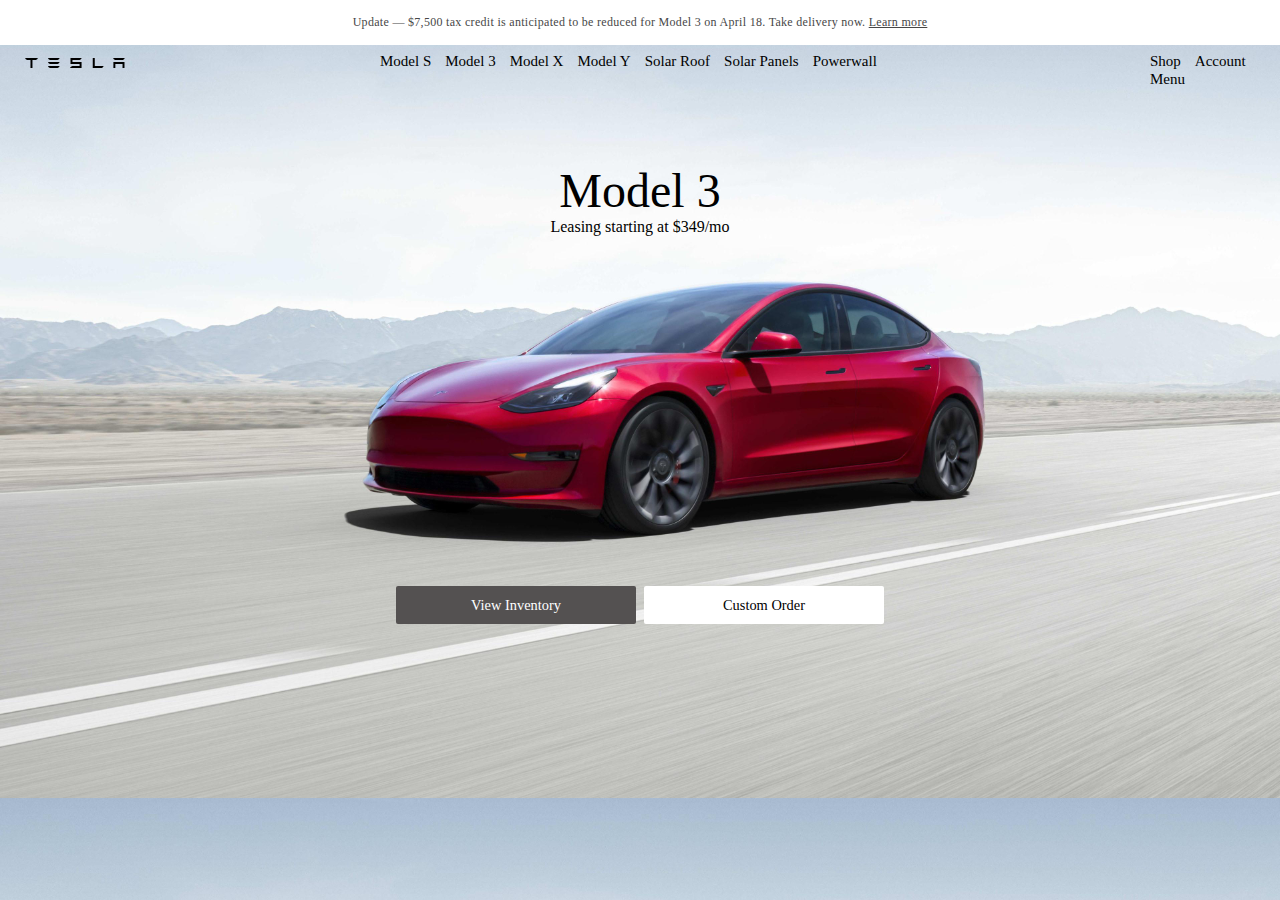
<file: tesla/index.html>
<!DOCTYPE html>
<html>

<head>
   <link rel="stylesheet" href="style.css" />
   <link rel="icon" href="favicon.ico" />
   <link rel="stylesheet" href="font.css" />
   <title> Electric Cars, Solar & Clean Energy | Tesla</title>

</head>

<body class="body">

   <div class="d1">Update — $7,500 tax credit is anticipated to be reduced for Model 3 on April 18. Take delivery
      now.&nbsp;
      <a href="https://www.tesla.com/support/incentives" class="a1">Learn more</a>
   </div>

   <div class="d2">
      <img src="logo.svg" class="i" />

      <ol class="list1">
         <li class="item1">Model S</li>
         <li class="item1">Model 3</li>
         <li class="item1">Model X</li>
         <li class="item1">Model Y</li>
         <li class="item1"> Solar Roof</li>
         <li class="item1"> Solar Panels</li>
         <li class="item1"> Powerwall</li>

      </ol>
      <ol class="list2">
         <li class="item1">Shop</li>
         <li class="item1">Account</li>
         <li class="item1">Menu</li>

      </ol>

      <div class="d3">Model 3</div>
      <div class="d4">Leasing starting at $349/mo</div>

      <div class="d5">
         <button class="btn1">View Inventory</button>
         <button class="btn2">Custom Order</button>

      </div>
   </div>
</body>
</html>
</file>
<file: tesla/style.css>
.body{
    margin: 0%;
}

.d1{
  width:100vw ;
  height: 5vh;
  background-color: white;
  display: flex;
  justify-content: center;
  align-items: center;
  font-family: "Gotham SSm";
  font-size: 12px;
  color: rgb(71, 71, 71);
  letter-spacing: 0.3px;
  
  
}

.d2{
   width: 100vw;
   height: 95vh;
   background-image: url("background.jpeg");
   background-size: cover;
   background-position-y: -102px;
   


}
.a1{

    color: rgb(71, 71, 71);
    
}
.i{
width: 100px; 
margin-top: 13px;
margin-left: 25px;


}
.list1{

    list-style: none;
    margin-left: 330px;
    margin-top: -20px;
}

.item1{

    display: inline;
    margin-left: 10px;
    font-size: 15px;
    font-family: "Gotham SSm";
    font-weight: 500;
    margin-top: 200px;
    
}

.list2{

    margin-left: 1100px;
    margin-top: -34px;
    list-style: none;
}
.d3{

   font-family: "Gotham SSm";
    font-size: 3rem;
    display: flex;
    justify-content: center;
    font-weight: 500;
    margin-top: 75px;
    
}

.d4{
    font-family: "Gotham SSm";
    font-size: 1rem;
    display: flex;
    justify-content: center;
    margin-top: 0px;
  

}

.d5{
    display: flex;
    justify-content: center;
    margin-top: 350px;


}
.btn1{
width: 240px;
height: 38px;
color: white;
background-color: rgb(84, 81, 81);
font-family: "Gotham SSm";
font-size: 0.9rem;
font-weight: 450;
border: none;
border-radius: 2px;
cursor: pointer;

}

.btn2{
    width: 240px;
    height: 38px;
    color: black;
    background-color: white;
    font-family: "Gotham SSm";
    font-size: 0.9rem;
    font-weight: 450;
    border: none;
    border-radius: 2px;
    cursor: pointer;
    margin-left: 8px;
    

}
</file>
<file: tesla/font.css>
@font-face {
    font-family: Gotham SSm;
    font-weight: 700;
    font-display: swap;
    font-style: normal;
    src: url(https://cdn-design.tesla.com/tds-fonts/x/woff2/GothamSSm-Bold_Web.woff2) format("woff2")
}

@font-face {
    font-family: Gotham SSm;
    font-weight: 500;
    font-display: swap;
    font-style: normal;
    src: url(https://cdn-design.tesla.com/tds-fonts/x/woff2/GothamSSm-Medium_Web.woff2) format("woff2")
}

@font-face {
    font-family: Gotham SSm;
    font-weight: 400;
    font-display: swap;
    font-style: normal;
    src: url(https://cdn-design.tesla.com/tds-fonts/x/woff2/GothamSSm-Book_Web.woff2) format("woff2")
}

@font-face {
    font-family: Gotham SSm;
    font-weight: 300;
    font-display: swap;
    font-style: normal;
    src: url(https://cdn-design.tesla.com/tds-fonts/x/woff2/GothamSSm-Light_Web.woff2) format("woff2")
}

@font-face {
    font-family: Gotham SSm;
    font-weight: 200;
    font-display: swap;
    font-style: normal;
    src: url(https://cdn-design.tesla.com/tds-fonts/x/woff2/GothamSSm-XLight_Web.woff2) format("woff2")
}
</file>
